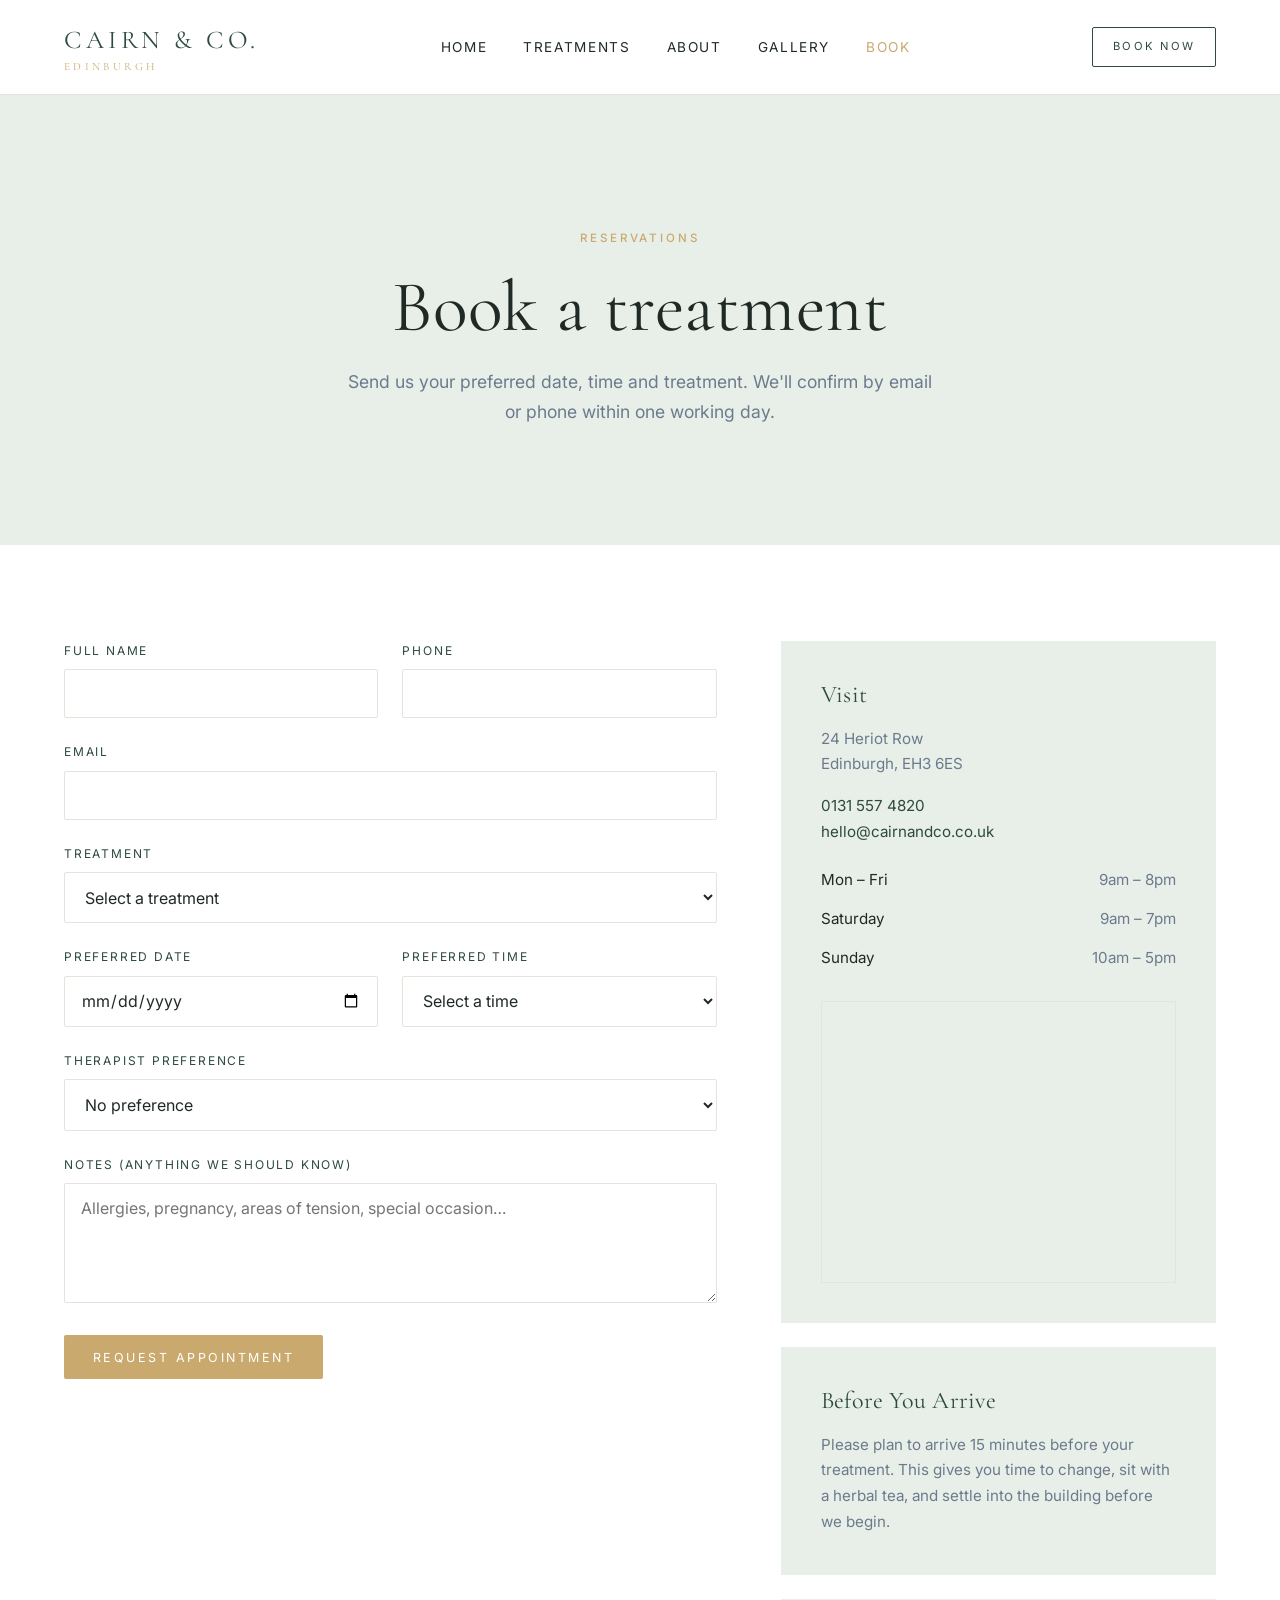
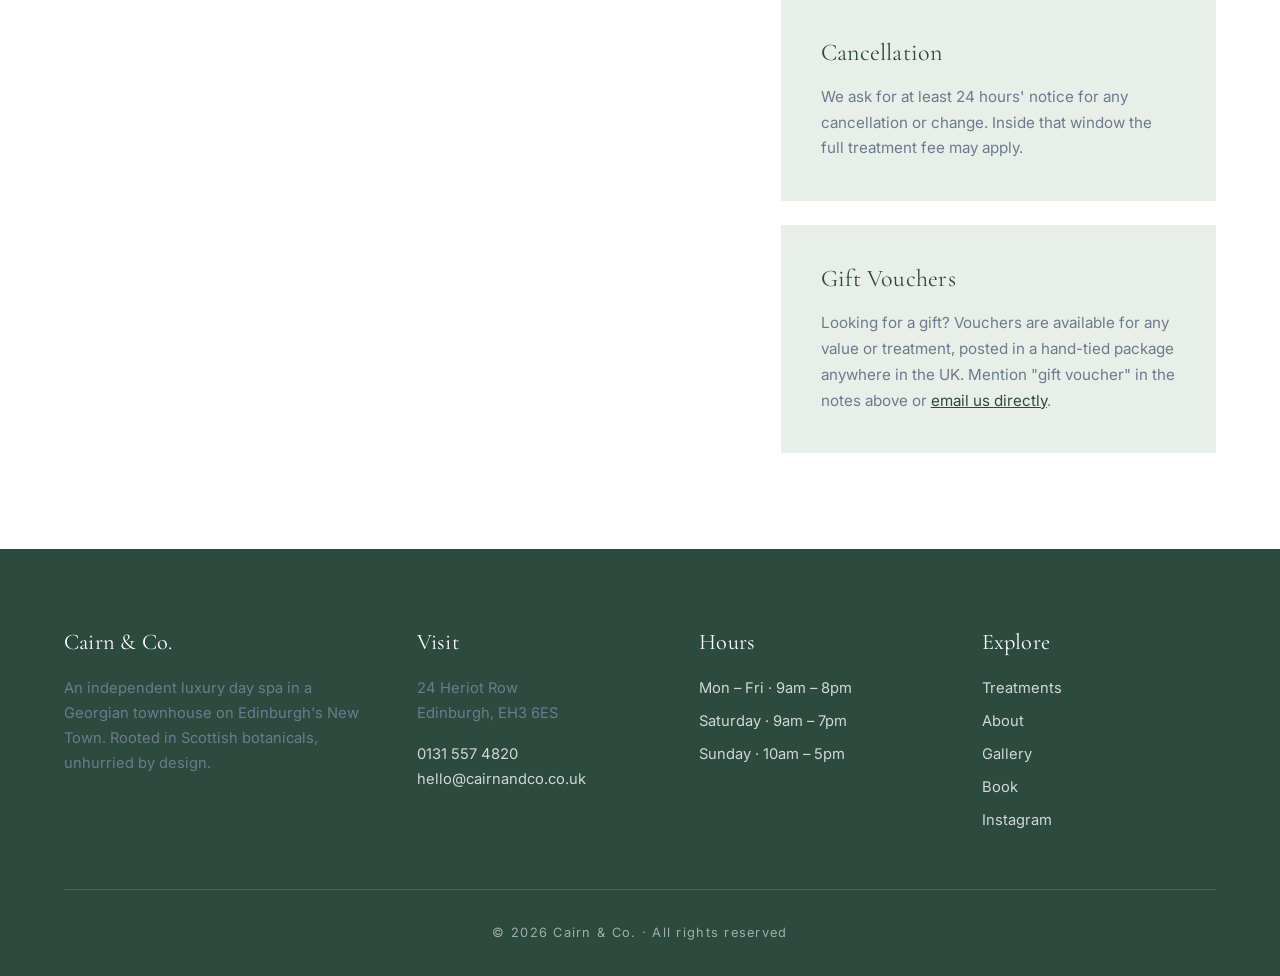
<file: book.html>
<!DOCTYPE html>
<html lang="en">
<head>
<meta charset="UTF-8" />
<meta name="viewport" content="width=device-width, initial-scale=1.0" />
<title>Book — Cairn & Co. Edinburgh</title>
<meta name="description" content="Book a treatment at Cairn & Co. — Edinburgh's quietest luxury day spa. We'll confirm your appointment within one working day." />
<link rel="preconnect" href="https://fonts.googleapis.com" />
<link rel="preconnect" href="https://fonts.gstatic.com" crossorigin />
<link href="https://fonts.googleapis.com/css2?family=Cormorant+Garamond:wght@300;400;500&family=Inter:wght@300;400;500;600&display=swap" rel="stylesheet" />
<link rel="stylesheet" href="styles.css" />
</head>
<body>

<header class="site-header">
  <nav class="nav">
    <a href="index.html" class="brand">Cairn &amp; Co.<small>Edinburgh</small></a>
    <ul class="nav-links">
      <li><a href="index.html">Home</a></li>
      <li><a href="treatments.html">Treatments</a></li>
      <li><a href="about.html">About</a></li>
      <li><a href="gallery.html">Gallery</a></li>
      <li><a href="book.html" class="active">Book</a></li>
    </ul>
    <div class="nav-cta">
      <a href="book.html" class="btn btn-outline btn-sm">Book Now</a>
      <button class="menu-toggle" aria-label="Toggle menu">☰</button>
    </div>
  </nav>
</header>

<section class="page-hero">
  <span class="eyebrow">Reservations</span>
  <h1>Book a treatment</h1>
  <p>Send us your preferred date, time and treatment. We'll confirm by email or phone within one working day.</p>
</section>

<section class="section">
  <div class="container book-grid fade-in">
    <div>
      <div class="form-success">
        <strong>Thank you.</strong> Your request has been received. We'll be in touch within one working day to confirm your appointment.
      </div>
      <form id="booking-form" novalidate>
        <div class="form-row split">
          <div>
            <label for="name">Full Name</label>
            <input id="name" name="name" type="text" required />
          </div>
          <div>
            <label for="phone">Phone</label>
            <input id="phone" name="phone" type="tel" required />
          </div>
        </div>

        <div class="form-row">
          <label for="email">Email</label>
          <input id="email" name="email" type="email" required />
        </div>

        <div class="form-row">
          <label for="treatment">Treatment</label>
          <select id="treatment" name="treatment" required>
            <option value="">Select a treatment</option>
            <optgroup label="Facials">
              <option>Heather &amp; Honey Facial — 75 min · £135</option>
              <option>Sea Kelp Brightening Facial — 75 min · £140</option>
              <option>Rosehip Restorative Facial — 90 min · £155</option>
              <option>The Bespoke Facial — 90 min · £165</option>
            </optgroup>
            <optgroup label="Body">
              <option>Sea Kelp Body Wrap — 80 min · £145</option>
              <option>Heather Body Polish — 60 min · £110</option>
              <option>Highland Spring Hydration Ritual — 75 min · £130</option>
              <option>Mother-to-Be Ritual — 75 min · £140</option>
            </optgroup>
            <optgroup label="Massage">
              <option>Highland Hot Stone — 90 min · £160</option>
              <option>Deep Tissue Restorative — 75 min · £135</option>
              <option>Aromatherapy Slow Massage — 90 min · £150</option>
              <option>Head, Neck &amp; Shoulders — 45 min · £85</option>
            </optgroup>
            <optgroup label="Couples & Duo">
              <option>Two-Person Hot Stone Suite — 90 min · £310</option>
              <option>The Together Ritual — 120 min · £395</option>
            </optgroup>
            <optgroup label="Hands & Feet">
              <option>Botanical Pedicure — 60 min · £75</option>
              <option>Hand &amp; Arm Ritual — 45 min · £60</option>
              <option>Reflexology — 60 min · £85</option>
            </optgroup>
            <optgroup label="Signature">
              <option>The Cairn Ritual — 180 min · £295</option>
            </optgroup>
          </select>
        </div>

        <div class="form-row split">
          <div>
            <label for="date">Preferred Date</label>
            <input id="date" name="date" type="date" required />
          </div>
          <div>
            <label for="time">Preferred Time</label>
            <select id="time" name="time" required>
              <option value="">Select a time</option>
              <option>9:00 am</option><option>10:00 am</option>
              <option>11:00 am</option><option>12:00 pm</option>
              <option>1:00 pm</option><option>2:00 pm</option>
              <option>3:00 pm</option><option>4:00 pm</option>
              <option>5:00 pm</option><option>6:00 pm</option>
              <option>7:00 pm</option>
            </select>
          </div>
        </div>

        <div class="form-row">
          <label for="therapist">Therapist Preference</label>
          <select id="therapist" name="therapist">
            <option>No preference</option>
            <option>Fiona Mackay</option>
            <option>Isla Robertson</option>
            <option>Catriona Bell</option>
            <option>Hamish Grant</option>
          </select>
        </div>

        <div class="form-row">
          <label for="notes">Notes (anything we should know)</label>
          <textarea id="notes" name="notes" placeholder="Allergies, pregnancy, areas of tension, special occasion…"></textarea>
        </div>

        <button type="submit" class="btn btn-gold">Request Appointment</button>
      </form>
    </div>

    <aside>
      <div class="info-card">
        <h3>Visit</h3>
        <p>24 Heriot Row<br/>Edinburgh, EH3 6ES</p>
        <p style="margin-top: 1rem;"><a href="tel:01315574820" style="color: var(--forest);">0131 557 4820</a><br/><a href="mailto:hello@cairnandco.co.uk" style="color: var(--forest);">hello@cairnandco.co.uk</a></p>
        <ul class="info-list" style="margin-top: 1rem;">
          <li><span>Mon – Fri</span><span>9am – 8pm</span></li>
          <li><span>Saturday</span><span>9am – 7pm</span></li>
          <li><span>Sunday</span><span>10am – 5pm</span></li>
        </ul>
        <div class="map-wrap">
          <iframe loading="lazy" referrerpolicy="no-referrer-when-downgrade"
            src="https://www.google.com/maps?q=24+Heriot+Row+Edinburgh+EH3+6ES&output=embed"></iframe>
        </div>
      </div>

      <div class="info-card">
        <h3>Before You Arrive</h3>
        <p>Please plan to arrive 15 minutes before your treatment. This gives you time to change, sit with a herbal tea, and settle into the building before we begin.</p>
      </div>

      <div class="info-card">
        <h3>Cancellation</h3>
        <p>We ask for at least 24 hours' notice for any cancellation or change. Inside that window the full treatment fee may apply.</p>
      </div>

      <div class="info-card">
        <h3>Gift Vouchers</h3>
        <p>Looking for a gift? Vouchers are available for any value or treatment, posted in a hand-tied package anywhere in the UK. Mention "gift voucher" in the notes above or <a href="mailto:hello@cairnandco.co.uk" style="color: var(--forest); text-decoration: underline;">email us directly</a>.</p>
      </div>
    </aside>
  </div>
</section>

<footer class="footer">
  <div class="container">
    <div class="footer-grid">
      <div>
        <h4>Cairn &amp; Co.</h4>
        <p>An independent luxury day spa in a Georgian townhouse on Edinburgh's New Town. Rooted in Scottish botanicals, unhurried by design.</p>
      </div>
      <div>
        <h4>Visit</h4>
        <p>24 Heriot Row<br/>Edinburgh, EH3 6ES</p>
        <p style="margin-top: 1rem;"><a href="tel:01315574820">0131 557 4820</a><br/><a href="mailto:hello@cairnandco.co.uk">hello@cairnandco.co.uk</a></p>
      </div>
      <div>
        <h4>Hours</h4>
        <ul>
          <li>Mon – Fri · 9am – 8pm</li>
          <li>Saturday · 9am – 7pm</li>
          <li>Sunday · 10am – 5pm</li>
        </ul>
      </div>
      <div>
        <h4>Explore</h4>
        <ul>
          <li><a href="treatments.html">Treatments</a></li>
          <li><a href="about.html">About</a></li>
          <li><a href="gallery.html">Gallery</a></li>
          <li><a href="book.html">Book</a></li>
          <li><a href="https://instagram.com" target="_blank" rel="noopener">Instagram</a></li>
        </ul>
      </div>
    </div>
    <div class="footer-bottom">© 2026 Cairn &amp; Co. · All rights reserved</div>
  </div>
</footer>

<script src="main.js"></script>
</body>
</html>
</file>
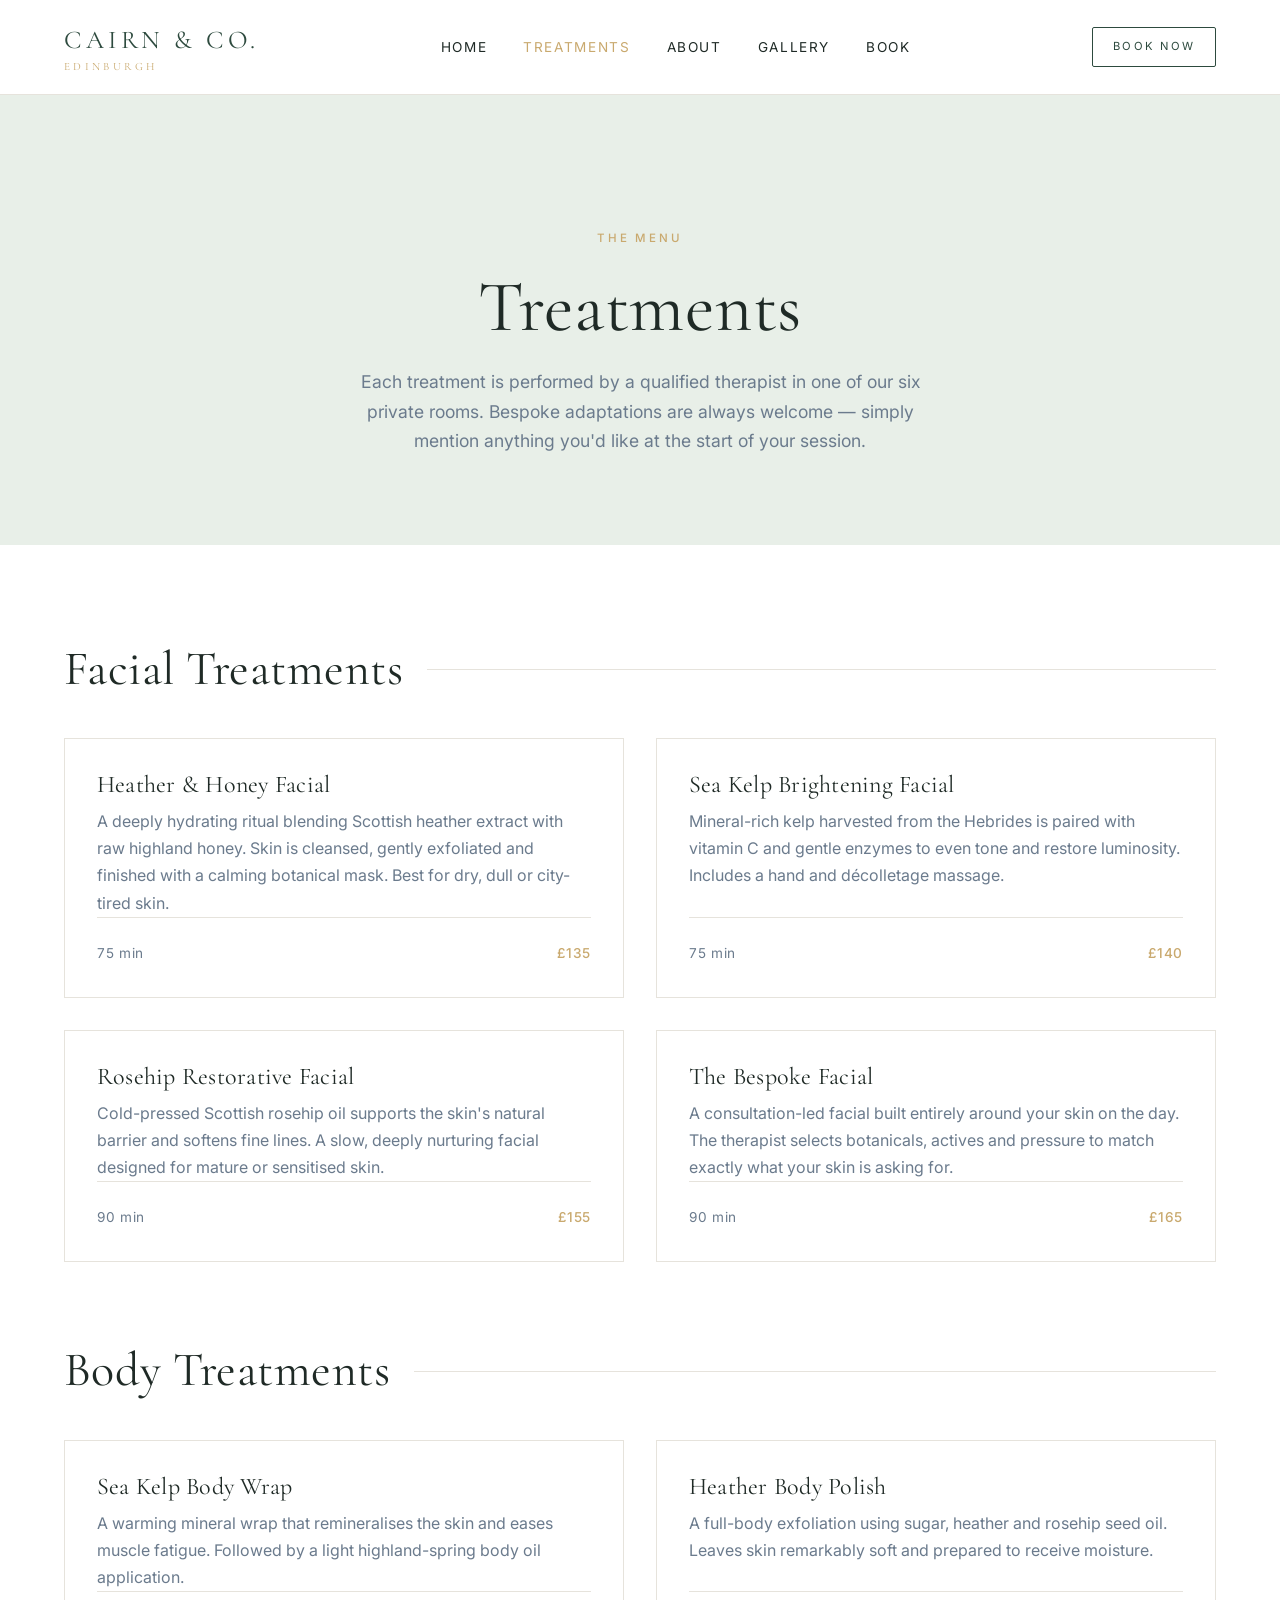
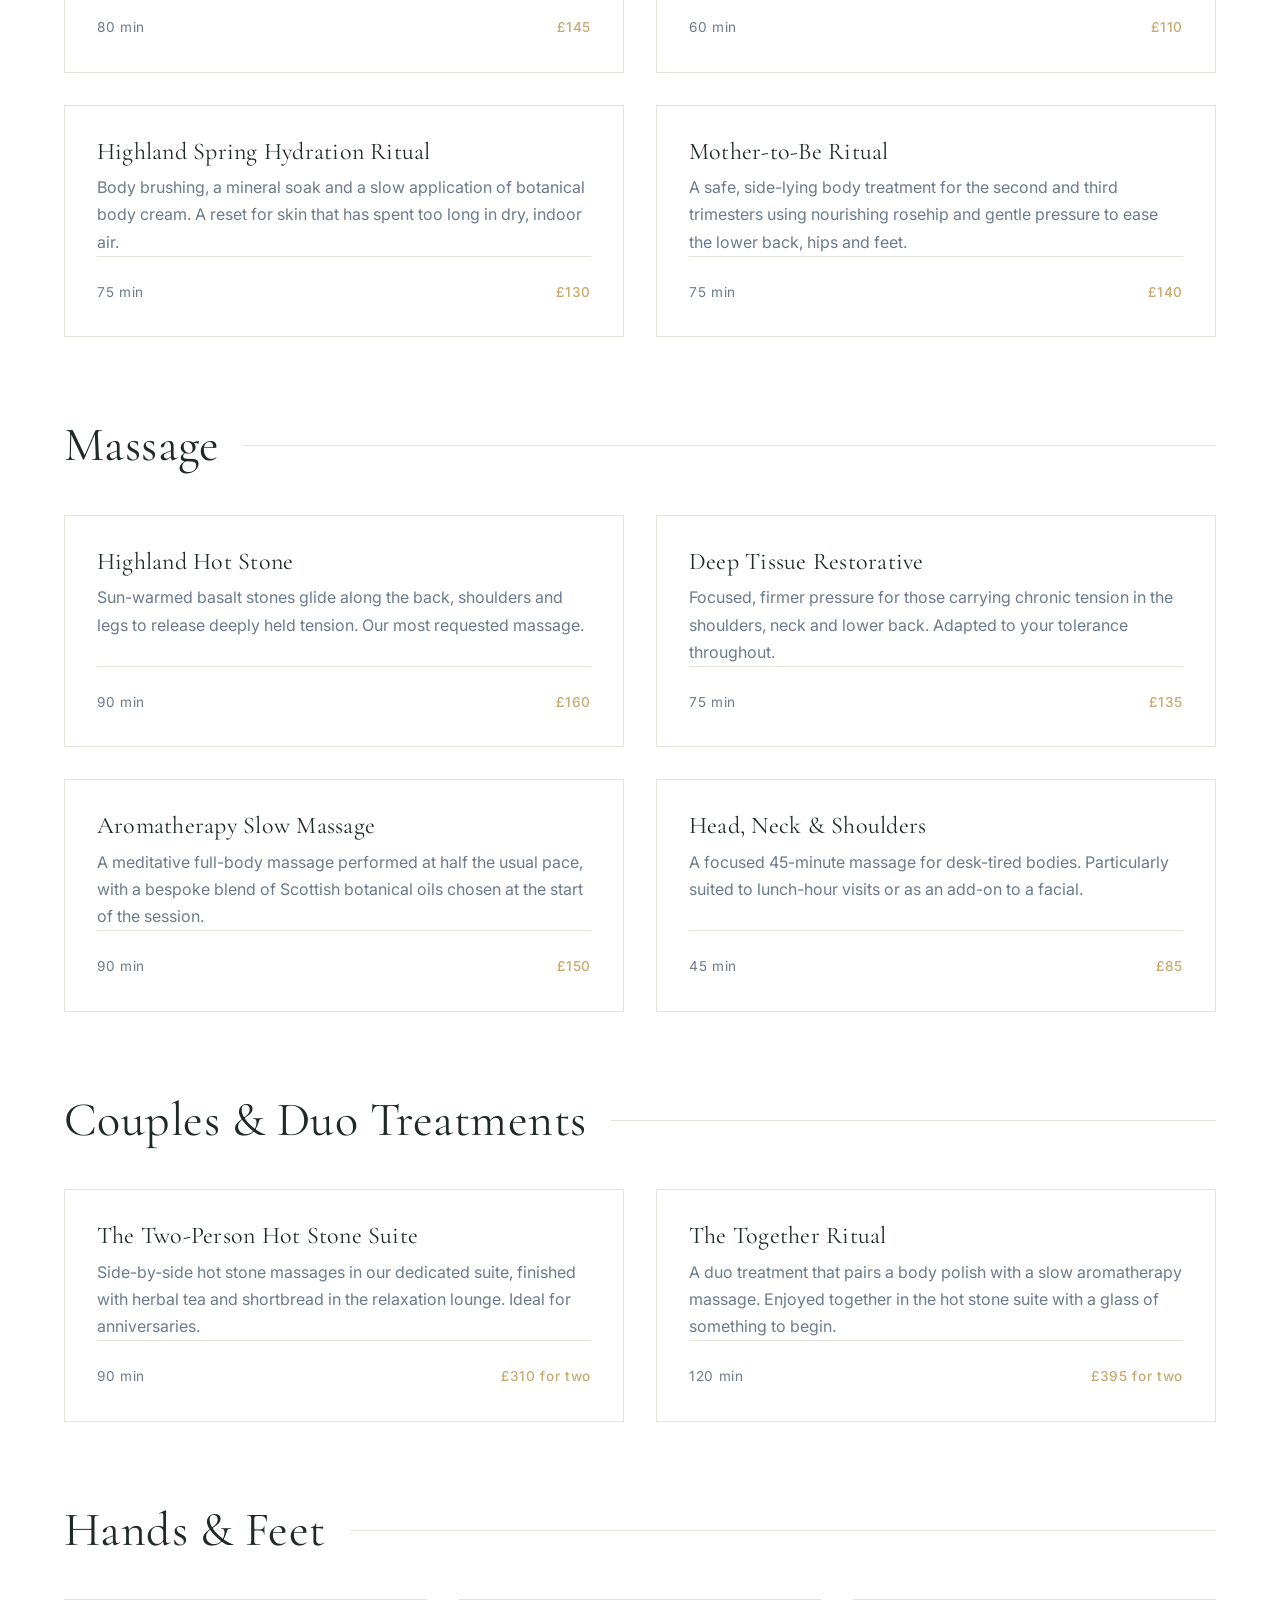
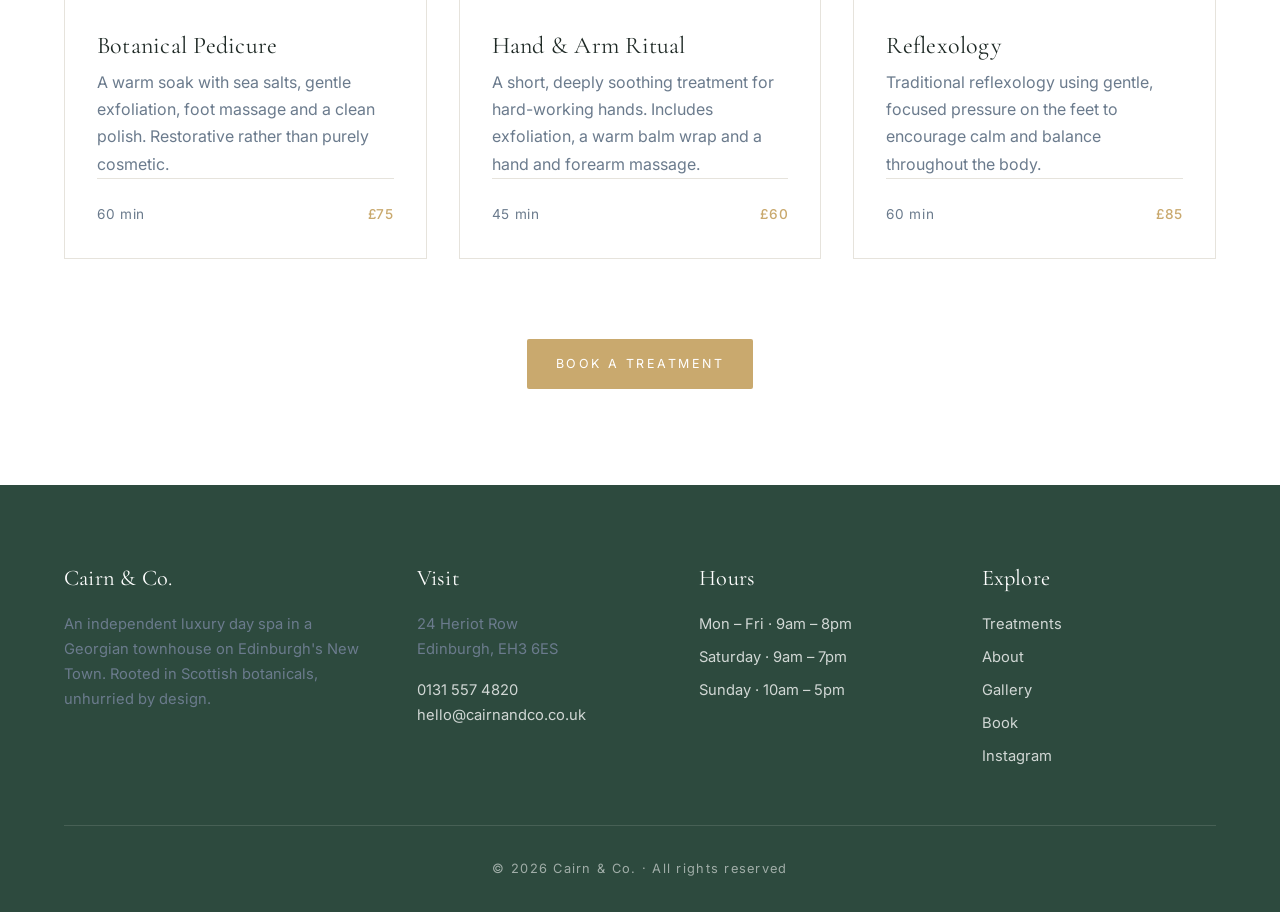
<file: treatments.html>
<!DOCTYPE html>
<html lang="en">
<head>
<meta charset="UTF-8" />
<meta name="viewport" content="width=device-width, initial-scale=1.0" />
<title>Treatments — Cairn & Co. Edinburgh</title>
<meta name="description" content="The full treatment menu at Cairn & Co. — facials, body treatments, massage, couples rituals and hands & feet, all rooted in Scottish botanicals." />
<link rel="preconnect" href="https://fonts.googleapis.com" />
<link rel="preconnect" href="https://fonts.gstatic.com" crossorigin />
<link href="https://fonts.googleapis.com/css2?family=Cormorant+Garamond:wght@300;400;500&family=Inter:wght@300;400;500;600&display=swap" rel="stylesheet" />
<link rel="stylesheet" href="styles.css" />
</head>
<body>

<header class="site-header">
  <nav class="nav">
    <a href="index.html" class="brand">Cairn &amp; Co.<small>Edinburgh</small></a>
    <ul class="nav-links">
      <li><a href="index.html">Home</a></li>
      <li><a href="treatments.html" class="active">Treatments</a></li>
      <li><a href="about.html">About</a></li>
      <li><a href="gallery.html">Gallery</a></li>
      <li><a href="book.html">Book</a></li>
    </ul>
    <div class="nav-cta">
      <a href="book.html" class="btn btn-outline btn-sm">Book Now</a>
      <button class="menu-toggle" aria-label="Toggle menu">☰</button>
    </div>
  </nav>
</header>

<section class="page-hero">
  <span class="eyebrow">The Menu</span>
  <h1>Treatments</h1>
  <p>Each treatment is performed by a qualified therapist in one of our six private rooms. Bespoke adaptations are always welcome — simply mention anything you'd like at the start of your session.</p>
</section>

<section class="section">
  <div class="container">

    <div class="category-block fade-in">
      <div class="category-title"><h2>Facial Treatments</h2></div>
      <div class="grid grid-2">
        <div class="treatment-card">
          <h3>Heather &amp; Honey Facial</h3>
          <p>A deeply hydrating ritual blending Scottish heather extract with raw highland honey. Skin is cleansed, gently exfoliated and finished with a calming botanical mask. Best for dry, dull or city-tired skin.</p>
          <div class="treatment-meta"><span>75 min</span><span class="treatment-price">£135</span></div>
        </div>
        <div class="treatment-card">
          <h3>Sea Kelp Brightening Facial</h3>
          <p>Mineral-rich kelp harvested from the Hebrides is paired with vitamin C and gentle enzymes to even tone and restore luminosity. Includes a hand and décolletage massage.</p>
          <div class="treatment-meta"><span>75 min</span><span class="treatment-price">£140</span></div>
        </div>
        <div class="treatment-card">
          <h3>Rosehip Restorative Facial</h3>
          <p>Cold-pressed Scottish rosehip oil supports the skin's natural barrier and softens fine lines. A slow, deeply nurturing facial designed for mature or sensitised skin.</p>
          <div class="treatment-meta"><span>90 min</span><span class="treatment-price">£155</span></div>
        </div>
        <div class="treatment-card">
          <h3>The Bespoke Facial</h3>
          <p>A consultation-led facial built entirely around your skin on the day. The therapist selects botanicals, actives and pressure to match exactly what your skin is asking for.</p>
          <div class="treatment-meta"><span>90 min</span><span class="treatment-price">£165</span></div>
        </div>
      </div>
    </div>

    <div class="category-block fade-in">
      <div class="category-title"><h2>Body Treatments</h2></div>
      <div class="grid grid-2">
        <div class="treatment-card">
          <h3>Sea Kelp Body Wrap</h3>
          <p>A warming mineral wrap that remineralises the skin and eases muscle fatigue. Followed by a light highland-spring body oil application.</p>
          <div class="treatment-meta"><span>80 min</span><span class="treatment-price">£145</span></div>
        </div>
        <div class="treatment-card">
          <h3>Heather Body Polish</h3>
          <p>A full-body exfoliation using sugar, heather and rosehip seed oil. Leaves skin remarkably soft and prepared to receive moisture.</p>
          <div class="treatment-meta"><span>60 min</span><span class="treatment-price">£110</span></div>
        </div>
        <div class="treatment-card">
          <h3>Highland Spring Hydration Ritual</h3>
          <p>Body brushing, a mineral soak and a slow application of botanical body cream. A reset for skin that has spent too long in dry, indoor air.</p>
          <div class="treatment-meta"><span>75 min</span><span class="treatment-price">£130</span></div>
        </div>
        <div class="treatment-card">
          <h3>Mother-to-Be Ritual</h3>
          <p>A safe, side-lying body treatment for the second and third trimesters using nourishing rosehip and gentle pressure to ease the lower back, hips and feet.</p>
          <div class="treatment-meta"><span>75 min</span><span class="treatment-price">£140</span></div>
        </div>
      </div>
    </div>

    <div class="category-block fade-in">
      <div class="category-title"><h2>Massage</h2></div>
      <div class="grid grid-2">
        <div class="treatment-card">
          <h3>Highland Hot Stone</h3>
          <p>Sun-warmed basalt stones glide along the back, shoulders and legs to release deeply held tension. Our most requested massage.</p>
          <div class="treatment-meta"><span>90 min</span><span class="treatment-price">£160</span></div>
        </div>
        <div class="treatment-card">
          <h3>Deep Tissue Restorative</h3>
          <p>Focused, firmer pressure for those carrying chronic tension in the shoulders, neck and lower back. Adapted to your tolerance throughout.</p>
          <div class="treatment-meta"><span>75 min</span><span class="treatment-price">£135</span></div>
        </div>
        <div class="treatment-card">
          <h3>Aromatherapy Slow Massage</h3>
          <p>A meditative full-body massage performed at half the usual pace, with a bespoke blend of Scottish botanical oils chosen at the start of the session.</p>
          <div class="treatment-meta"><span>90 min</span><span class="treatment-price">£150</span></div>
        </div>
        <div class="treatment-card">
          <h3>Head, Neck &amp; Shoulders</h3>
          <p>A focused 45-minute massage for desk-tired bodies. Particularly suited to lunch-hour visits or as an add-on to a facial.</p>
          <div class="treatment-meta"><span>45 min</span><span class="treatment-price">£85</span></div>
        </div>
      </div>
    </div>

    <div class="category-block fade-in">
      <div class="category-title"><h2>Couples &amp; Duo Treatments</h2></div>
      <div class="grid grid-2">
        <div class="treatment-card">
          <h3>The Two-Person Hot Stone Suite</h3>
          <p>Side-by-side hot stone massages in our dedicated suite, finished with herbal tea and shortbread in the relaxation lounge. Ideal for anniversaries.</p>
          <div class="treatment-meta"><span>90 min</span><span class="treatment-price">£310 for two</span></div>
        </div>
        <div class="treatment-card">
          <h3>The Together Ritual</h3>
          <p>A duo treatment that pairs a body polish with a slow aromatherapy massage. Enjoyed together in the hot stone suite with a glass of something to begin.</p>
          <div class="treatment-meta"><span>120 min</span><span class="treatment-price">£395 for two</span></div>
        </div>
      </div>
    </div>

    <div class="category-block fade-in">
      <div class="category-title"><h2>Hands &amp; Feet</h2></div>
      <div class="grid grid-3">
        <div class="treatment-card">
          <h3>Botanical Pedicure</h3>
          <p>A warm soak with sea salts, gentle exfoliation, foot massage and a clean polish. Restorative rather than purely cosmetic.</p>
          <div class="treatment-meta"><span>60 min</span><span class="treatment-price">£75</span></div>
        </div>
        <div class="treatment-card">
          <h3>Hand &amp; Arm Ritual</h3>
          <p>A short, deeply soothing treatment for hard-working hands. Includes exfoliation, a warm balm wrap and a hand and forearm massage.</p>
          <div class="treatment-meta"><span>45 min</span><span class="treatment-price">£60</span></div>
        </div>
        <div class="treatment-card">
          <h3>Reflexology</h3>
          <p>Traditional reflexology using gentle, focused pressure on the feet to encourage calm and balance throughout the body.</p>
          <div class="treatment-meta"><span>60 min</span><span class="treatment-price">£85</span></div>
        </div>
      </div>
    </div>

    <div style="text-align:center; margin-top: 4rem;" class="fade-in">
      <a href="book.html" class="btn btn-gold">Book a Treatment</a>
    </div>

  </div>
</section>

<footer class="footer">
  <div class="container">
    <div class="footer-grid">
      <div>
        <h4>Cairn &amp; Co.</h4>
        <p>An independent luxury day spa in a Georgian townhouse on Edinburgh's New Town. Rooted in Scottish botanicals, unhurried by design.</p>
      </div>
      <div>
        <h4>Visit</h4>
        <p>24 Heriot Row<br/>Edinburgh, EH3 6ES</p>
        <p style="margin-top: 1rem;"><a href="tel:01315574820">0131 557 4820</a><br/><a href="mailto:hello@cairnandco.co.uk">hello@cairnandco.co.uk</a></p>
      </div>
      <div>
        <h4>Hours</h4>
        <ul>
          <li>Mon – Fri · 9am – 8pm</li>
          <li>Saturday · 9am – 7pm</li>
          <li>Sunday · 10am – 5pm</li>
        </ul>
      </div>
      <div>
        <h4>Explore</h4>
        <ul>
          <li><a href="treatments.html">Treatments</a></li>
          <li><a href="about.html">About</a></li>
          <li><a href="gallery.html">Gallery</a></li>
          <li><a href="book.html">Book</a></li>
          <li><a href="https://instagram.com" target="_blank" rel="noopener">Instagram</a></li>
        </ul>
      </div>
    </div>
    <div class="footer-bottom">© 2026 Cairn &amp; Co. · All rights reserved</div>
  </div>
</footer>

<script src="main.js"></script>
</body>
</html>
</file>
<file: styles.css>
/* Cairn & Co. — Quiet luxury day spa */
:root {
  --white: #ffffff;
  --forest: #2d4a3e;
  --forest-dark: #233a31;
  --slate: #6b7b8d;
  --sage: #c8d5c8;
  --sage-soft: #e8efe8;
  --gold: #c9a96e;
  --gold-dark: #b3935a;
  --ink: #1f2a26;
  --border: #e6e3dc;
  --max: 1200px;
}

* { box-sizing: border-box; margin: 0; padding: 0; }

html { scroll-behavior: smooth; }

body {
  font-family: 'Inter', system-ui, sans-serif;
  background: var(--white);
  color: var(--ink);
  font-size: 16px;
  line-height: 1.7;
  -webkit-font-smoothing: antialiased;
}

h1, h2, h3, h4, h5 {
  font-family: 'Cormorant Garamond', Georgia, serif;
  font-weight: 400;
  letter-spacing: 0.01em;
  color: var(--ink);
  line-height: 1.2;
}

h1 { font-size: clamp(2.5rem, 6vw, 4.5rem); }
h2 { font-size: clamp(2rem, 4vw, 3rem); }
h3 { font-size: 1.5rem; }

p { color: var(--slate); }

a { color: inherit; text-decoration: none; }

img { max-width: 100%; display: block; }

.container {
  max-width: var(--max);
  margin: 0 auto;
  padding: 0 1.5rem;
}

.section { padding: 6rem 0; }
.section-sage { background: var(--sage-soft); }
.section-forest { background: var(--forest); color: var(--white); }
.section-forest h2, .section-forest h3 { color: var(--white); }
.section-forest p { color: rgba(255,255,255,0.78); }

.eyebrow {
  font-family: 'Inter', sans-serif;
  text-transform: uppercase;
  letter-spacing: 0.25em;
  font-size: 0.72rem;
  color: var(--gold);
  font-weight: 500;
  margin-bottom: 1rem;
  display: inline-block;
}

.section-head { text-align: center; max-width: 640px; margin: 0 auto 4rem; }
.section-head p { margin-top: 1rem; }

/* Header */
.site-header {
  position: sticky;
  top: 0;
  z-index: 50;
  background: rgba(255,255,255,0.92);
  backdrop-filter: saturate(140%) blur(10px);
  border-bottom: 1px solid var(--border);
}
.nav {
  max-width: var(--max);
  margin: 0 auto;
  padding: 1.1rem 1.5rem;
  display: flex;
  align-items: center;
  justify-content: space-between;
  gap: 2rem;
}
.brand {
  font-family: 'Cormorant Garamond', serif;
  font-size: 1.6rem;
  letter-spacing: 0.15em;
  color: var(--forest);
  text-transform: uppercase;
}
.brand small { font-size: 0.7rem; letter-spacing: 0.3em; color: var(--gold); display: block; margin-top: -4px; }

.nav-links {
  display: flex;
  list-style: none;
  gap: 2.25rem;
}
.nav-links a {
  font-size: 0.85rem;
  letter-spacing: 0.12em;
  text-transform: uppercase;
  color: var(--ink);
  transition: color 0.2s;
}
.nav-links a:hover, .nav-links a.active { color: var(--gold); }

.btn {
  display: inline-block;
  padding: 0.85rem 1.75rem;
  font-size: 0.78rem;
  text-transform: uppercase;
  letter-spacing: 0.2em;
  border-radius: 2px;
  cursor: pointer;
  transition: all 0.25s ease;
  border: 1px solid transparent;
  font-family: inherit;
}
.btn-gold { background: var(--gold); color: var(--white); }
.btn-gold:hover { background: var(--gold-dark); }
.btn-outline { background: transparent; color: var(--forest); border-color: var(--forest); }
.btn-outline:hover { background: var(--forest); color: var(--white); }
.btn-outline-light { background: transparent; color: var(--white); border-color: rgba(255,255,255,0.6); }
.btn-outline-light:hover { background: var(--white); color: var(--forest); }
.btn-sm { padding: 0.6rem 1.25rem; font-size: 0.7rem; }

.nav-cta { display: flex; align-items: center; gap: 1rem; }

.menu-toggle {
  display: none;
  background: none;
  border: none;
  font-size: 1.5rem;
  color: var(--forest);
  cursor: pointer;
}

/* Hero */
.hero {
  position: relative;
  min-height: 92vh;
  display: flex;
  align-items: center;
  justify-content: center;
  text-align: center;
  color: var(--white);
  background-size: cover;
  background-position: center;
  overflow: hidden;
}
.hero::before {
  content: '';
  position: absolute; inset: 0;
  background: linear-gradient(180deg, rgba(31,42,38,0.35), rgba(31,42,38,0.65));
}
.hero-content { position: relative; max-width: 760px; padding: 2rem 1.5rem; }
.hero h1 { color: var(--white); margin-bottom: 1.25rem; font-weight: 300; }
.hero p { color: rgba(255,255,255,0.9); font-size: 1.15rem; margin-bottom: 2.5rem; }
.hero-ctas { display: flex; gap: 1rem; justify-content: center; flex-wrap: wrap; }

.page-hero {
  min-height: 50vh;
  padding: 8rem 1.5rem 5rem;
  background: var(--sage-soft);
  text-align: center;
}
.page-hero h1 { margin-bottom: 1rem; }
.page-hero p { max-width: 600px; margin: 0 auto; font-size: 1.1rem; }

/* Two-column */
.two-col {
  display: grid;
  grid-template-columns: 1fr 1fr;
  gap: 5rem;
  align-items: center;
}
.two-col img { border-radius: 2px; aspect-ratio: 4/5; object-fit: cover; }
.two-col h2 { margin-bottom: 1.5rem; }
.two-col p + p { margin-top: 1rem; }

/* Cards / treatments */
.grid { display: grid; gap: 2rem; }
.grid-2 { grid-template-columns: repeat(2, 1fr); }
.grid-3 { grid-template-columns: repeat(3, 1fr); }
.grid-4 { grid-template-columns: repeat(4, 1fr); }

.treatment-card {
  background: var(--white);
  border: 1px solid var(--border);
  padding: 2rem;
  transition: all 0.3s ease;
  display: flex;
  flex-direction: column;
}
.treatment-card:hover { border-color: var(--gold); transform: translateY(-4px); }
.treatment-card h3 { margin-bottom: 0.5rem; }
.treatment-meta {
  display: flex;
  justify-content: space-between;
  margin-top: auto;
  padding-top: 1.5rem;
  border-top: 1px solid var(--border);
  font-size: 0.85rem;
  color: var(--slate);
  letter-spacing: 0.05em;
}
.treatment-price { color: var(--gold); font-weight: 500; }

.category-block { margin-bottom: 5rem; }
.category-title {
  display: flex;
  align-items: center;
  gap: 1.5rem;
  margin-bottom: 2.5rem;
}
.category-title h2 { white-space: nowrap; }
.category-title::after {
  content: '';
  flex: 1;
  height: 1px;
  background: var(--border);
}

/* Testimonials */
.testimonial {
  text-align: center;
  padding: 2rem;
}
.stars { color: var(--gold); letter-spacing: 0.25em; margin-bottom: 1.25rem; }
.testimonial blockquote {
  font-family: 'Cormorant Garamond', serif;
  font-size: 1.35rem;
  font-style: italic;
  color: var(--ink);
  line-height: 1.5;
  margin-bottom: 1.5rem;
}
.testimonial cite {
  font-style: normal;
  font-size: 0.8rem;
  letter-spacing: 0.2em;
  text-transform: uppercase;
  color: var(--slate);
}

/* Trust points */
.trust-item {
  text-align: center;
  padding: 1rem;
}
.trust-icon {
  width: 56px; height: 56px;
  margin: 0 auto 1.25rem;
  border-radius: 50%;
  background: var(--sage-soft);
  display: flex; align-items: center; justify-content: center;
  color: var(--forest);
}
.trust-item h3 { font-size: 1.25rem; margin-bottom: 0.5rem; }
.trust-item p { font-size: 0.95rem; }

/* Gift voucher banner */
.voucher {
  background: var(--forest);
  color: var(--white);
  text-align: center;
  padding: 5rem 1.5rem;
}
.voucher h2 { color: var(--white); margin-bottom: 1rem; }
.voucher p { color: rgba(255,255,255,0.8); max-width: 520px; margin: 0 auto 2rem; }

/* Footer */
.footer {
  background: var(--forest);
  color: rgba(255,255,255,0.78);
  padding: 5rem 0 2rem;
  font-size: 0.92rem;
}
.footer h4 {
  color: var(--white);
  font-family: 'Cormorant Garamond', serif;
  font-size: 1.4rem;
  margin-bottom: 1.25rem;
}
.footer a { color: rgba(255,255,255,0.78); transition: color 0.2s; }
.footer a:hover { color: var(--gold); }
.footer-grid {
  display: grid;
  grid-template-columns: 1.3fr 1fr 1fr 1fr;
  gap: 3rem;
  margin-bottom: 3rem;
}
.footer-grid ul { list-style: none; }
.footer-grid li { margin-bottom: 0.5rem; }
.footer-bottom {
  border-top: 1px solid rgba(255,255,255,0.12);
  padding-top: 2rem;
  text-align: center;
  font-size: 0.8rem;
  letter-spacing: 0.1em;
  color: rgba(255,255,255,0.55);
}

/* Team */
.team-card { text-align: center; }
.team-card img {
  width: 100%;
  aspect-ratio: 3/4;
  object-fit: cover;
  margin-bottom: 1.25rem;
  border-radius: 2px;
}
.team-card h3 { margin-bottom: 0.25rem; }
.team-role {
  font-size: 0.75rem;
  text-transform: uppercase;
  letter-spacing: 0.2em;
  color: var(--gold);
  margin-bottom: 0.75rem;
  display: block;
}

/* Ingredients */
.ingredient {
  text-align: center;
  padding: 2rem 1rem;
  background: var(--white);
  border: 1px solid var(--border);
}
.ingredient img { width: 100%; aspect-ratio: 1; object-fit: cover; margin-bottom: 1.5rem; }
.ingredient h3 { margin-bottom: 0.5rem; }

/* Gallery */
.gallery-grid {
  display: grid;
  grid-template-columns: repeat(3, 1fr);
  gap: 1.25rem;
}
.gallery-item {
  position: relative;
  overflow: hidden;
  aspect-ratio: 1;
}
.gallery-item img {
  width: 100%; height: 100%; object-fit: cover;
  transition: transform 0.6s ease;
}
.gallery-item:hover img { transform: scale(1.08); }
.gallery-caption {
  position: absolute;
  inset: 0;
  background: linear-gradient(180deg, transparent 50%, rgba(45,74,62,0.85));
  display: flex;
  align-items: flex-end;
  padding: 1.5rem;
  opacity: 0;
  transition: opacity 0.3s;
  color: var(--white);
  font-family: 'Cormorant Garamond', serif;
  font-size: 1.25rem;
}
.gallery-item:hover .gallery-caption { opacity: 1; }

/* Booking */
.book-grid {
  display: grid;
  grid-template-columns: 1.5fr 1fr;
  gap: 4rem;
}
.form-row { margin-bottom: 1.5rem; }
.form-row.split { display: grid; grid-template-columns: 1fr 1fr; gap: 1.5rem; }
label {
  display: block;
  font-size: 0.75rem;
  text-transform: uppercase;
  letter-spacing: 0.15em;
  margin-bottom: 0.5rem;
  color: var(--forest);
}
input, select, textarea {
  width: 100%;
  padding: 0.85rem 1rem;
  border: 1px solid var(--border);
  background: var(--white);
  font-family: inherit;
  font-size: 1rem;
  color: var(--ink);
  border-radius: 2px;
  transition: border-color 0.2s;
}
input:focus, select:focus, textarea:focus {
  outline: none;
  border-color: var(--gold);
}
textarea { resize: vertical; min-height: 120px; }

.info-card {
  background: var(--sage-soft);
  padding: 2.5rem;
}
.info-card h3 {
  font-size: 1.5rem;
  margin-bottom: 1rem;
  color: var(--forest);
}
.info-card + .info-card { margin-top: 1.5rem; }
.info-card p { font-size: 0.95rem; }
.info-list { list-style: none; margin-top: 1rem; }
.info-list li {
  display: flex;
  justify-content: space-between;
  padding: 0.4rem 0;
  font-size: 0.95rem;
  color: var(--slate);
}
.info-list li span:first-child { color: var(--ink); }
.map-wrap {
  margin-top: 1.5rem;
  overflow: hidden;
  border: 1px solid var(--border);
}
.map-wrap iframe { display: block; width: 100%; height: 280px; border: 0; }

.form-success {
  display: none;
  background: var(--sage);
  color: var(--forest);
  padding: 1.5rem;
  margin-bottom: 1.5rem;
  border-left: 3px solid var(--forest);
}

/* Fade-in animation */
.fade-in {
  opacity: 0;
  transform: translateY(20px);
  transition: opacity 0.8s ease, transform 0.8s ease;
}
.fade-in.visible {
  opacity: 1;
  transform: translateY(0);
}

/* Responsive */
@media (max-width: 900px) {
  .grid-3, .grid-4 { grid-template-columns: repeat(2, 1fr); }
  .two-col, .book-grid { grid-template-columns: 1fr; gap: 3rem; }
  .footer-grid { grid-template-columns: 1fr 1fr; }
  .gallery-grid { grid-template-columns: repeat(2, 1fr); }
}
@media (max-width: 640px) {
  .section { padding: 4rem 0; }
  .nav-links {
    display: none;
    position: absolute;
    top: 100%; left: 0; right: 0;
    background: var(--white);
    flex-direction: column;
    padding: 1.5rem;
    gap: 1.25rem;
    border-bottom: 1px solid var(--border);
  }
  .nav-links.open { display: flex; }
  .menu-toggle { display: block; }
  .nav-cta .btn-text { display: none; }
  .grid-2, .grid-3, .grid-4 { grid-template-columns: 1fr; }
  .gallery-grid { grid-template-columns: 1fr; }
  .form-row.split { grid-template-columns: 1fr; }
  .category-title { flex-direction: column; align-items: flex-start; gap: 1rem; }
  .category-title::after { display: none; }
}
</file>
